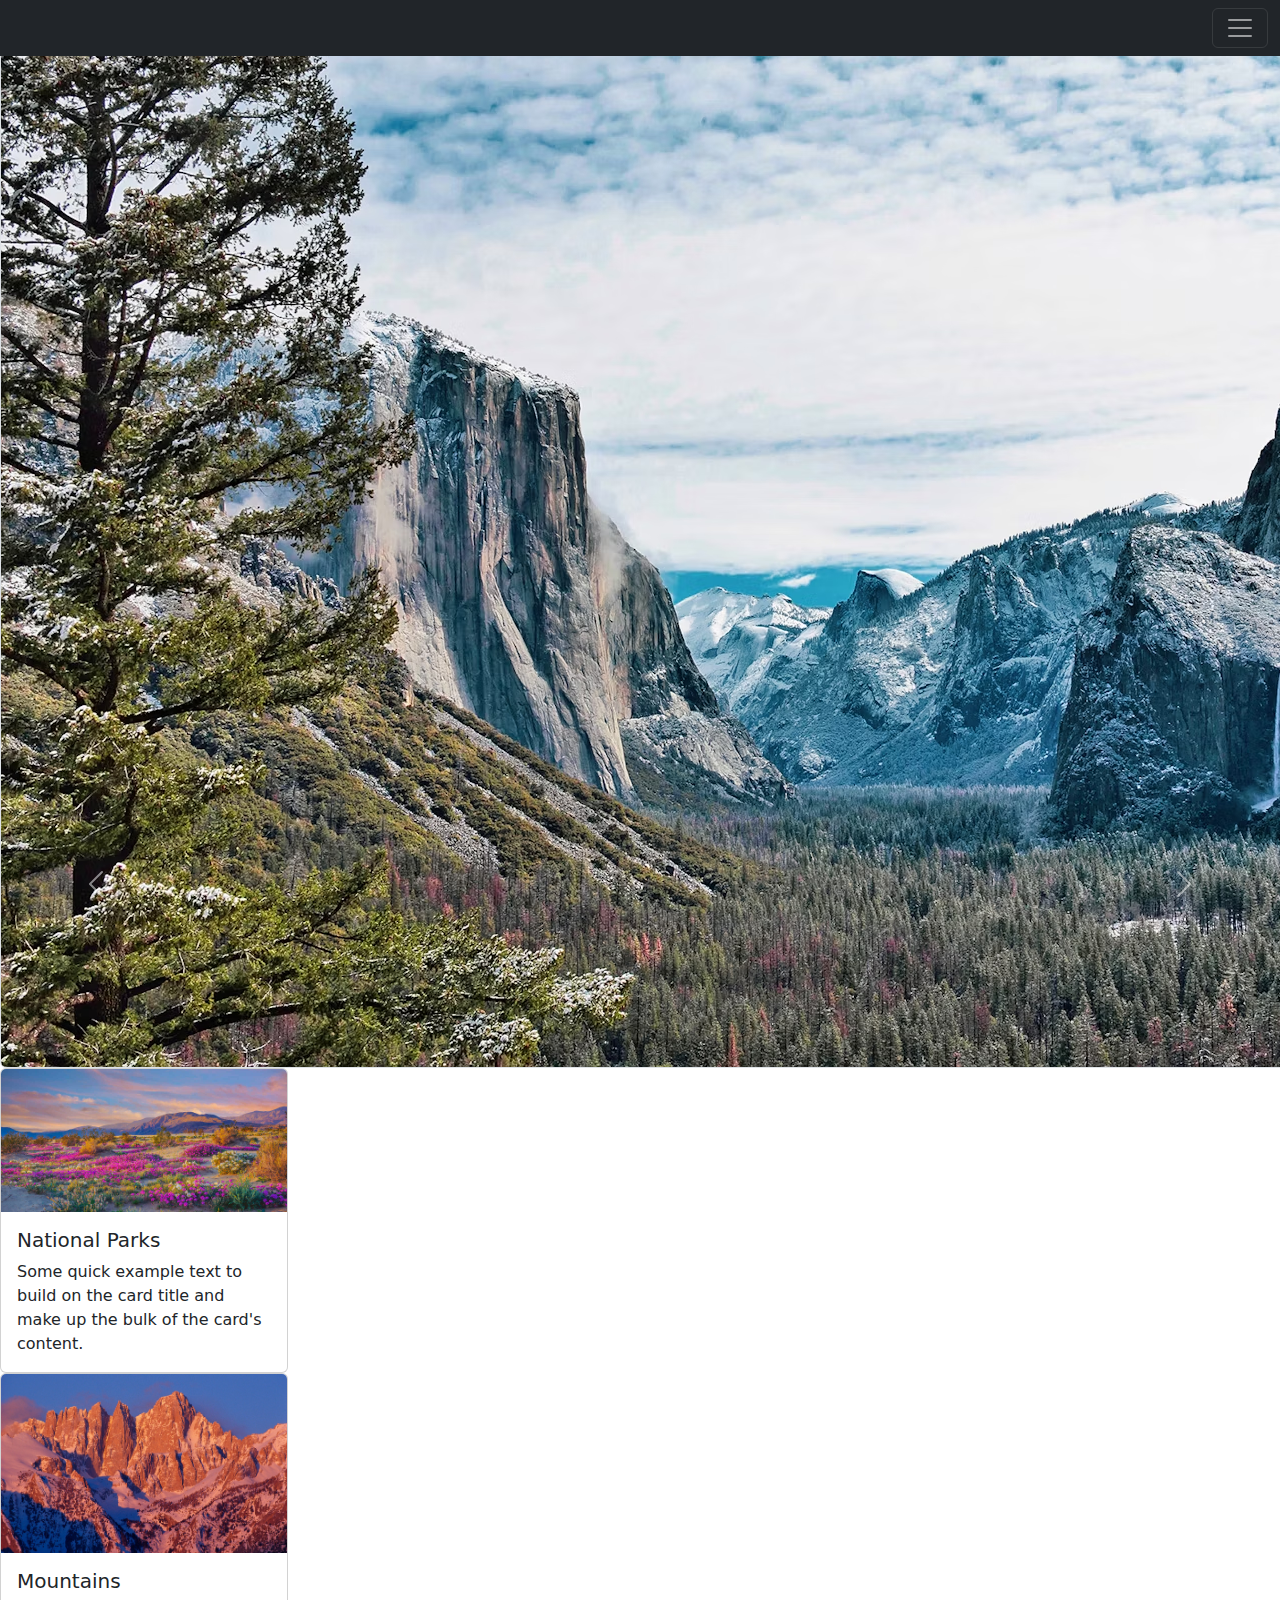
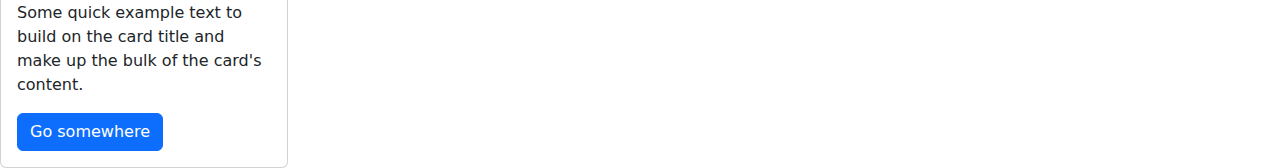
<file: index1.html>
<!doctype html>
<html lang="en">

<head>
  <meta charset="utf-8">
  <meta name="viewport" content="width=device-width, initial-scale=1">
  <title>Bootstrap demo</title>
  <link href="https://cdn.jsdelivr.net/npm/bootstrap@5.3.3/dist/css/bootstrap.min.css" rel="stylesheet"
    integrity="sha384-QWTKZyjpPEjISv5WaRU9OFeRpok6YctnYmDr5pNlyT2bRjXh0JMhjY6hW+ALEwIH" crossorigin="anonymous">
</head>

<body>
  <nav class="navbar navbar-dark bg-dark fixed-top">
    <div class="container-fluid">
      <a class="navbar-brand" href="#"></a>
      <button class="navbar-toggler" type="button" data-bs-toggle="offcanvas" data-bs-target="#offcanvasDarkNavbar"
        aria-controls="offcanvasDarkNavbar" aria-label="Toggle navigation">
        <span class="navbar-toggler-icon"></span>
      </button>
      <div class="offcanvas offcanvas-end text-bg-dark" tabindex="-1" id="offcanvasDarkNavbar"
        aria-labelledby="offcanvasDarkNavbarLabel">
        <div class="offcanvas-header">
          <h5 class="offcanvas-title" id="offcanvasDarkNavbarLabel">Enjoy The Outdoors</h5>
          <button type="button" class="btn-close btn-close-white" data-bs-dismiss="offcanvas"
            aria-label="Close"></button>
        </div>
        <div class="offcanvas-body">
          <ul class="navbar-nav justify-content-end flex-grow-1 pe-3">
            <li class="nav-item">
              <a class="nav-link active" aria-current="page" href="index.html">Home</a>
            </li>
            <li class="nav-item">
              <a class="nav-link" href="nationalParks.html">National Parks</a>
            </li>
            <li class="nav-item">
              <a class="nav-link" href="mountainsPage.html">Mountains</a>
            </li>
          </ul>

        </div>
      </div>
    </div>
  </nav>
  <div id="carouselExampleFade" class="carousel slide carousel-fade">
    <div class="carousel-inner">
      <div class="carousel-item active">
        <img src="images/home.avif" class="object-fit-cover border rounded" alt="...">
      </div>
      <div class="carousel-item">

        <img src="images/Cabot-StoryImg.jpg" class="d-block w-100" alt="...">

      </div>
      <div class="carousel-item">
        <img src="images/Bond-StoryImage_3.jpg" class="d-block w-100" alt="...">
      </div>
    </div>
    <button class="carousel-control-prev" type="button" data-bs-target="#carouselExampleFade" data-bs-slide="prev">
      <span class="carousel-control-prev-icon" aria-hidden="true"></span>
      <span class="visually-hidden">Previous</span>
    </button>
    <button class="carousel-control-next" type="button" data-bs-target="#carouselExampleFade" data-bs-slide="next">
      <span class="carousel-control-next-icon" aria-hidden="true"></span>
      <span class="visually-hidden">Next</span>
    </button>

    <div class="row">
      <div class="col-sm-6 mb-3 mb-sm-0">
        <div class="card" style="width: 18rem;">
          <img src="images/parks.jpeg" class="card-img-top" alt="...">
          <div class="card-body">
            <h5 class="card-title">National Parks</h5>
            <p class="card-text">Some quick example text to build on the card title and make up the bulk of the card's
              content.</p>
          
          </div>
        </div>
        <div class="col-sm-6">
          <div class="card" style="width: 18rem;">
            <img src="images/home2.jpeg" class="card-img-top" alt="...">
            <div class="card-body">
              <h5 class="card-title">Mountains</h5>
              <p class="card-text">Some quick example text to build on the card title and make up the bulk of the card's
                content.</p>
              <a href="mountainsPage.html" class="btn btn-primary">Go somewhere</a>
            </div>
          </div>
        </div>
</body>
<script src="https://cdn.jsdelivr.net/npm/bootstrap@5.3.3/dist/js/bootstrap.bundle.min.js"
  integrity="sha384-YvpcrYf0tY3lHB60NNkmXc5s9fDVZLESaAA55NDzOxhy9GkcIdslK1eN7N6jIeHz" crossorigin="anonymous"></script>
  
<footer></footer>

</html>
</file>
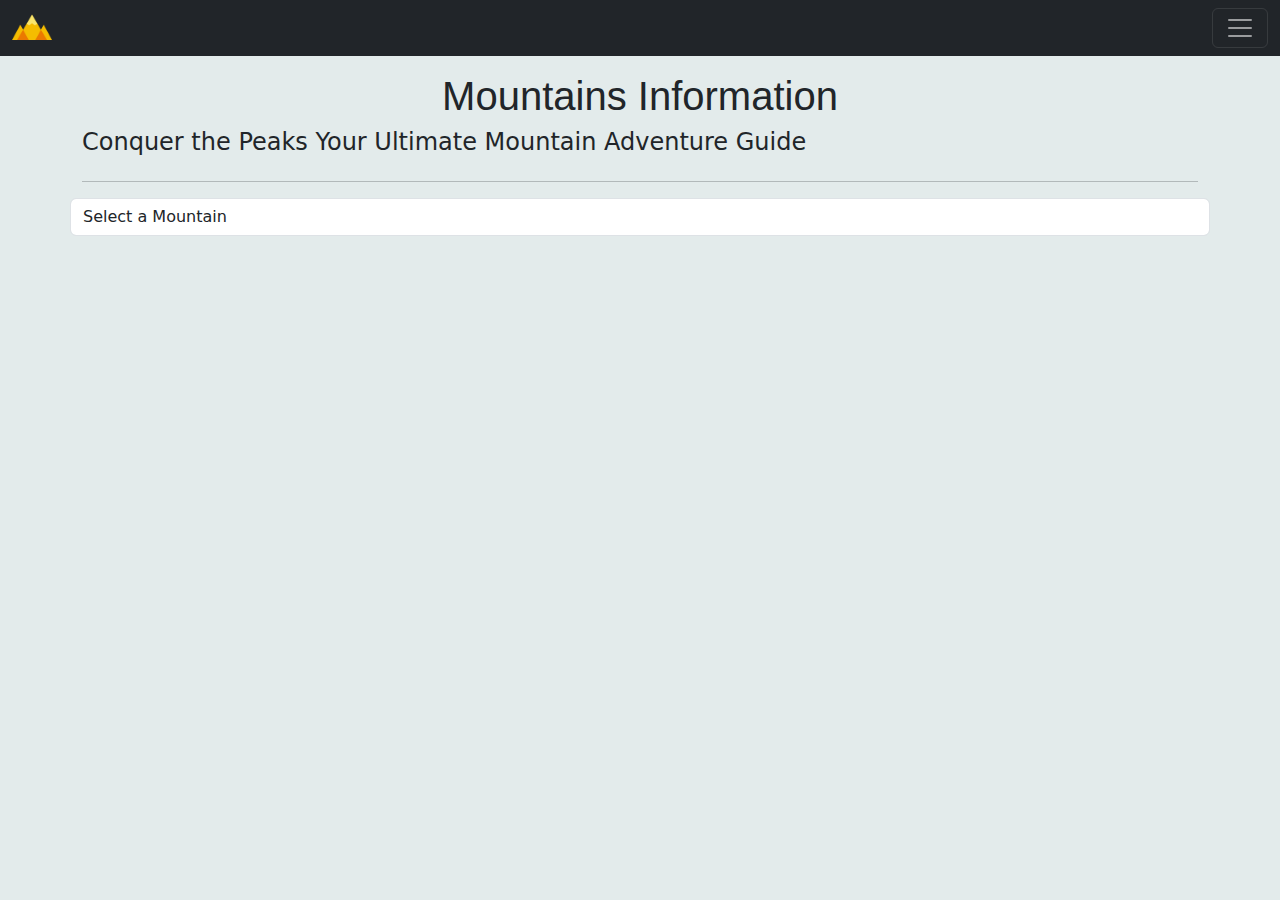
<file: mountainsPage.html>
<!doctype html>
<html lang="en">
  <head>
    <meta charset="utf-8">
    <meta name="viewport" content="width=device-width, initial-scale=1">
    <title>Mountains</title>
    <link href="https://cdn.jsdelivr.net/npm/bootstrap@5.3.3/dist/css/bootstrap.min.css" rel="stylesheet" integrity="sha384-QWTKZyjpPEjISv5WaRU9OFeRpok6YctnYmDr5pNlyT2bRjXh0JMhjY6hW+ALEwIH" crossorigin="anonymous">
    <link href="https://cdn.jsdelivr.net/npm/bootstrap@5.3.3/dist/css/bootstrap.min.css" rel="stylesheet" integrity="sha384-QWTKZyjpPEjISv5WaRU9OFeRpok6YctnYmDr5pNlyT2bRjXh0JMhjY6hW+ALEwIH" crossorigin="anonymous">
    <link href="css/site.css"rel="stylesheet">
  </head>
  <body>
    <nav class="navbar navbar-dark bg-dark fixed-top">
      <div class="container-fluid">
        <img width="40" height="32" rel="" src="images/icons8-mountain-color-glass-96.png">
        <a class="navbar-brand" href="#"></a>
    
        <button class="navbar-toggler" type="button" data-bs-toggle="offcanvas" data-bs-target="#offcanvasDarkNavbar" aria-controls="offcanvasDarkNavbar" aria-label="Toggle navigation">
          <span class="navbar-toggler-icon"></span>
        </button>
        <div class="offcanvas offcanvas-end text-bg-dark" tabindex="-1" id="offcanvasDarkNavbar" aria-labelledby="offcanvasDarkNavbarLabel">
          <div class="offcanvas-header">
            <h5 class="offcanvas-title" id="offcanvasDarkNavbarLabel">Enjoy The Outdoors</h5>
            <button type="button" class="btn-close btn-close-white" data-bs-dismiss="offcanvas" aria-label="Close"></button>
          </div>
          <div class="offcanvas-body">
            <ul class="navbar-nav justify-content-end flex-grow-1 pe-3">
              <li class="nav-item">
                <a class="nav-link active" aria-current="page" href="index.html">Home</a>
              </li>
              <li class="nav-item">
                <a class="nav-link" href="nationalParks.html">National Parks</a>
              </li>
              <li class="nav-item">
                <a class="nav-link" href="mountainsPage.html">Mountains</a>
              </li> 
            </ul>
            
          </div>
        </div>
      </div>
    </nav>
<br class="mb-8">
<main class=" mt-5">
  <div class="container">
    <div class="row">
        <div class="col">
            <h1>Mountains Information</h1>
            <h4>Conquer the Peaks Your Ultimate Mountain Adventure Guide</h4>
        </div>
    </div>
    <hr class="featurette-divider">
    <div id="Mountains" class="row mt-3">

    </div>
    <!-- <div style="max-width: 500px;" >
      <select id="MountainsList"   class="form-select" aria-label="Default select example"> 
         </select>
     <button id="searchButton" class="btn btn-primary mt-5">search</button>
     <br class="mb-8"> -->
     <!-- <div class="card" style="width: 30rem;">
  
      <div class="card-body">
        <p class="card-text"> -->
      <div class="col mt-5" id="biggerDiv">
      </div> 
      <div id="output"></div>
      </div>
    </div>
</div>
</main>



  </body>
  <script src="https://cdn.jsdelivr.net/npm/bootstrap@5.3.3/dist/js/bootstrap.bundle.min.js" integrity="sha384-YvpcrYf0tY3lHB60NNkmXc5s9fDVZLESaAA55NDzOxhy9GkcIdslK1eN7N6jIeHz" crossorigin="anonymous"></script>
<script src="scripts/mountainData.js"></script>
<script src="scripts/mountain.js"></script>
<style src="style.css/site.css/"></style>
  <footer></footer>
</html>
</file>
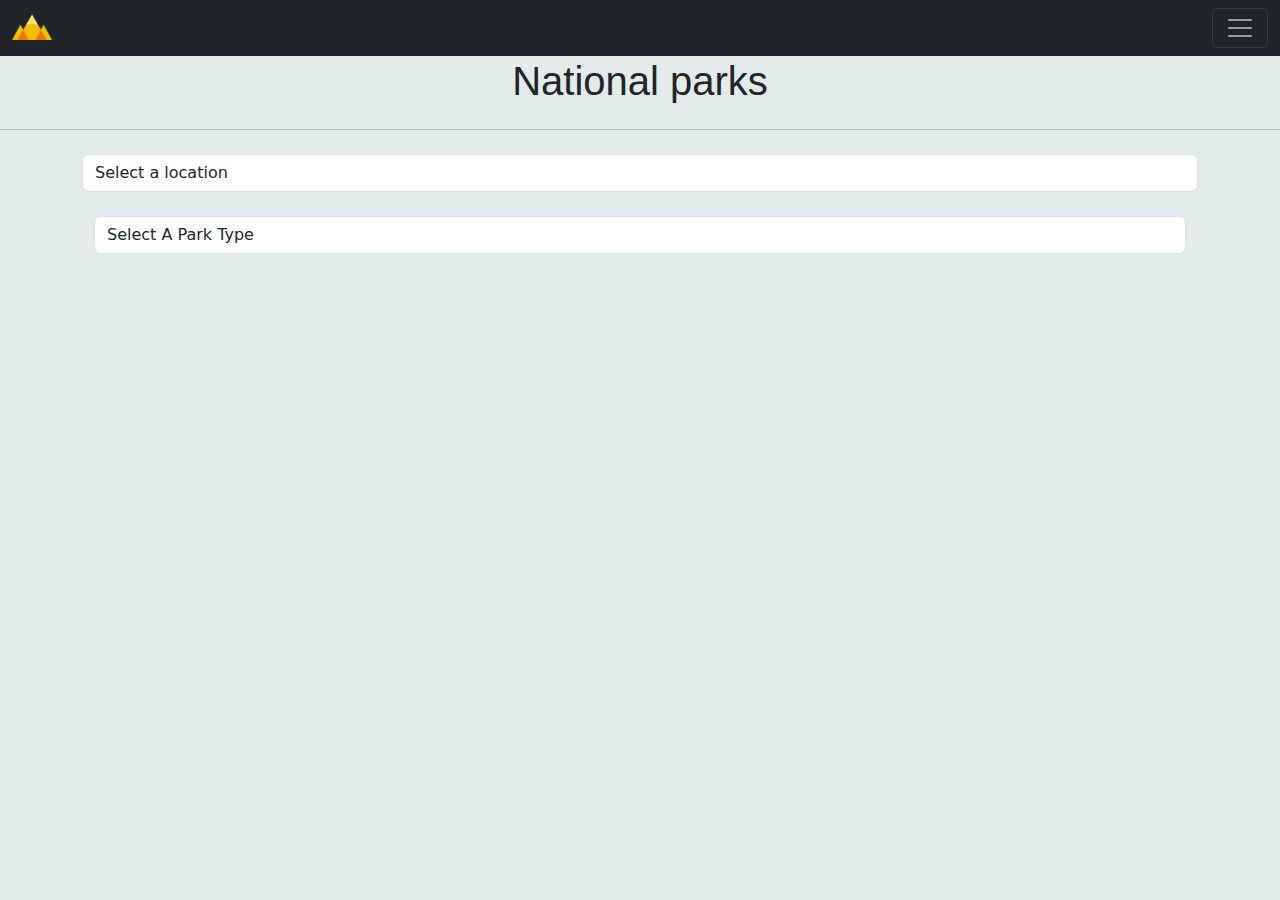
<file: nationalParks.html>
<!doctype html>
<html lang="en">
  <head>
    <meta charset="utf-8">
    <meta name="viewport" content="width=device-width, initial-scale=1">
    <title>National Parks</title>
    <link href="https://cdn.jsdelivr.net/npm/bootstrap@5.3.3/dist/css/bootstrap.min.css" rel="stylesheet" integrity="sha384-QWTKZyjpPEjISv5WaRU9OFeRpok6YctnYmDr5pNlyT2bRjXh0JMhjY6hW+ALEwIH" crossorigin="anonymous">
    <link href="css/site.css"rel="stylesheet">
  </head>
  <body >
    <nav class="navbar navbar-dark bg-dark fixed-top">
      <div class="container-fluid">
        <img width="40" height="32" rel="" src="images/icons8-mountain-color-glass-96.png">
        <a class="navbar-brand" href="#"></a>
        <a class="navbar-brand" href="#"></a>
        <button class="navbar-toggler" type="button" data-bs-toggle="offcanvas" data-bs-target="#offcanvasDarkNavbar" aria-controls="offcanvasDarkNavbar" aria-label="Toggle navigation">
          <span class="navbar-toggler-icon"></span>
        </button>
        <div class="offcanvas offcanvas-end text-bg-dark" tabindex="-1" id="offcanvasDarkNavbar" aria-labelledby="offcanvasDarkNavbarLabel">
          <div class="offcanvas-header">
            <h5 class="offcanvas-title" id="offcanvasDarkNavbarLabel">National Parks</h5>
            <button type="button" class="btn-close btn-close-white" data-bs-dismiss="offcanvas" aria-label="Close"></button>
          </div>
          <div class="offcanvas-body">
            <ul class="navbar-nav justify-content-end flex-grow-1 pe-3">
              <li class="nav-item">
                <a class="nav-link active" aria-current="page" href="index.html">Home</a>
              </li>
              <li class="nav-item">
                <a class="nav-link" href="nationalParks.html">National Parks </a>
              </li>
              <li class="nav-item">
                <a class="nav-link" href="mountainsPage.html">Mountains</a>
              </li> 
            </ul>
          
          </div>
        </div>
      </div>
    </nav>
    </div>
    <br class="mb-8">
    <hr class="featurette-divider">
    <main class="mt-6">
      
      <div class="container">
        <div class="row">
            <div class="col">
                <h1>National parks</h1>
            </div>
        </div>
      </div>
      <hr class="featurette-divider">
      
  
    <div class="container" >
      <div class="row mt-4">
          <div class="col" id="locationDropdown">
              
          </div>

          <!-- <h1>Hello Sam</h1> -->
      </div>
      <div class="container" >
        <div class="row mt-4">
            <div class="col"id="typeDropdown" >
                <!-- <select class="form-select">
                    <option selected value="">Search By Park Type </option>
    
                </select> -->
            </div>
        </div>
      <div class="row mt-4">
          <div class="col" id="displayResult">
          
            

          </div>
      </div>
      <!-- <div id="parksDetailRow" class="row"> -->
          
      </div>
  </div>
  
    
      

  </body>
  <script src="https://cdn.jsdelivr.net/npm/bootstrap@5.3.3/dist/js/bootstrap.bundle.min.js" integrity="sha384-YvpcrYf0tY3lHB60NNkmXc5s9fDVZLESaAA55NDzOxhy9GkcIdslK1eN7N6jIeHz" crossorigin="anonymous"></script>
  <script src="scripts/locationData.js"></script>
  <script src="scripts/parkTypesData.js"></script>
  <script src="scripts/natinalParkData.js"></script>
 <script src="scripts/park.js"></script> 
 
  <footer></footer>
</html>
</file>
<file: css/site.css>
body {
   
    background-color:rgb(227, 235, 235); 
}
h1 {
    font-family: Arial, sans-serif; 
    text-align: center; 
}
</file>
